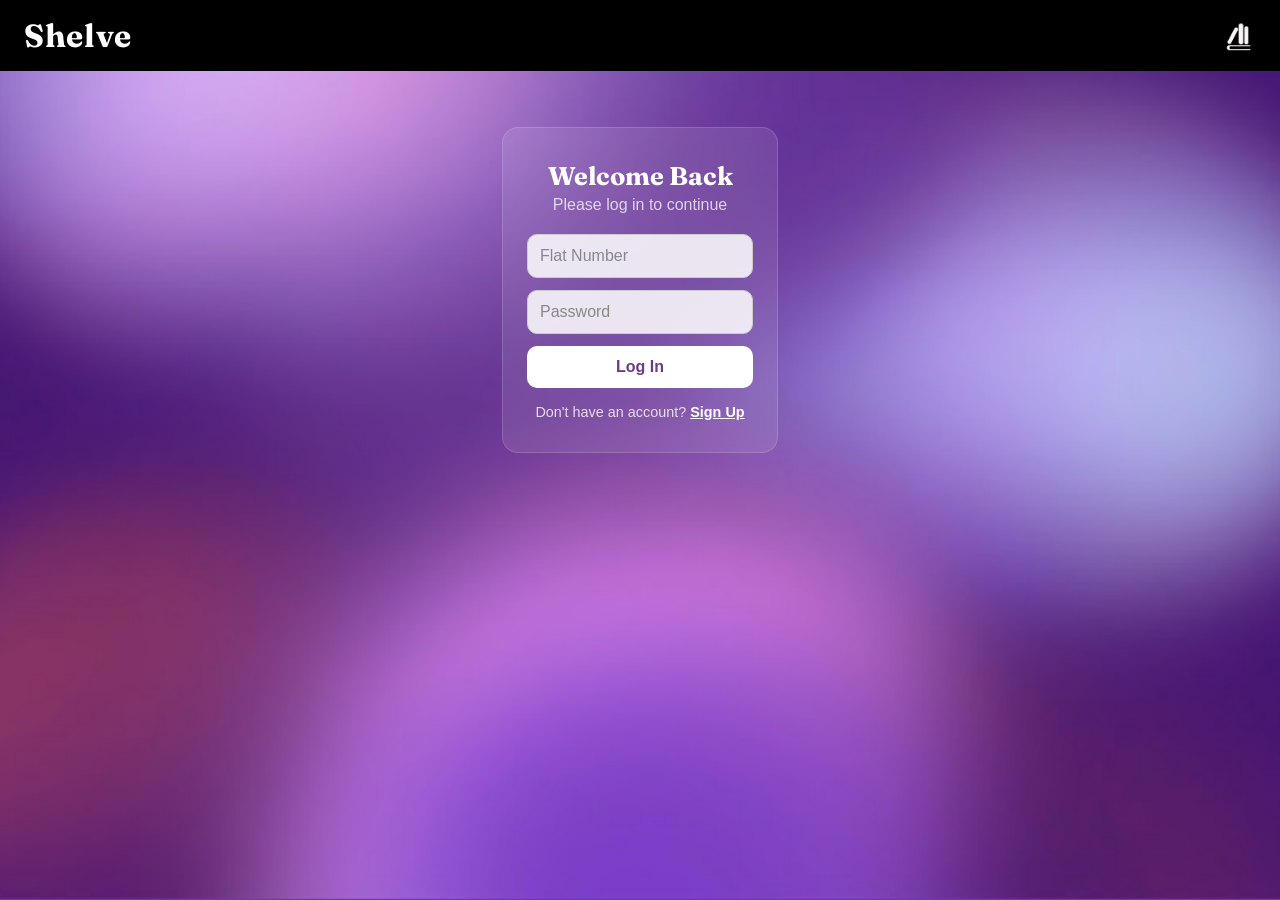
<file: index.html>
<!DOCTYPE html>
<html>
<head>
    <meta charset="UTF-8">
    <meta name="viewport" content="width=device-width, initial-scale=1.0">
    <title>Shelve</title>
    <link rel="preconnect" href="https://fonts.googleapis.com">
    <link rel="preconnect" href="https://fonts.gstatic.com" crossorigin>
    <link href="https://fonts.googleapis.com/css2?family=Fraunces:opsz,wght@9..144,400;9..144,600;9..144,700&family=Inter:wght@400;500;600;700&display=swap" rel="stylesheet">
    <link rel="stylesheet" href="style.css">

    <link rel="icon" type="image/png" sizes="32x32" href="logo.png">
    <link rel="apple-touch-icon" sizes="180x180" href="logo.png">

    <script>
        const user = JSON.parse(localStorage.getItem("user"));
        if (!user) window.location.href = "login.html";
    </script>
</head>

<body>
<header>
    <h2 class="logo">Shelve</h2>
    <img src="logo.png" alt="Shelve logo">
</header>

<main>
    <section class="hero">
        <div class="brand">
            <img src="name.png" alt="Shelve — from one bookshelf to another">
        </div>

        <div class="hero-buttons">
            <a href="search.html" class="btn primary">Browse Books</a>
            <a href="add.html" class="btn">Lend a Book</a>
        </div>
        <a href="why_shelve.html" style="color: #4d296e;">More About Shelve.</a>
    </section>
</main>

<footer>
    <nav>
        <a href="index.html" class="nav-active">Home</a>
        <a href="search.html" class="nav">Search</a>
        <a href="add.html" class="nav">Add</a>
        <a href="profile.html" class="nav">My Books</a>
    </nav>
</footer>

</body>
</html>
</file>
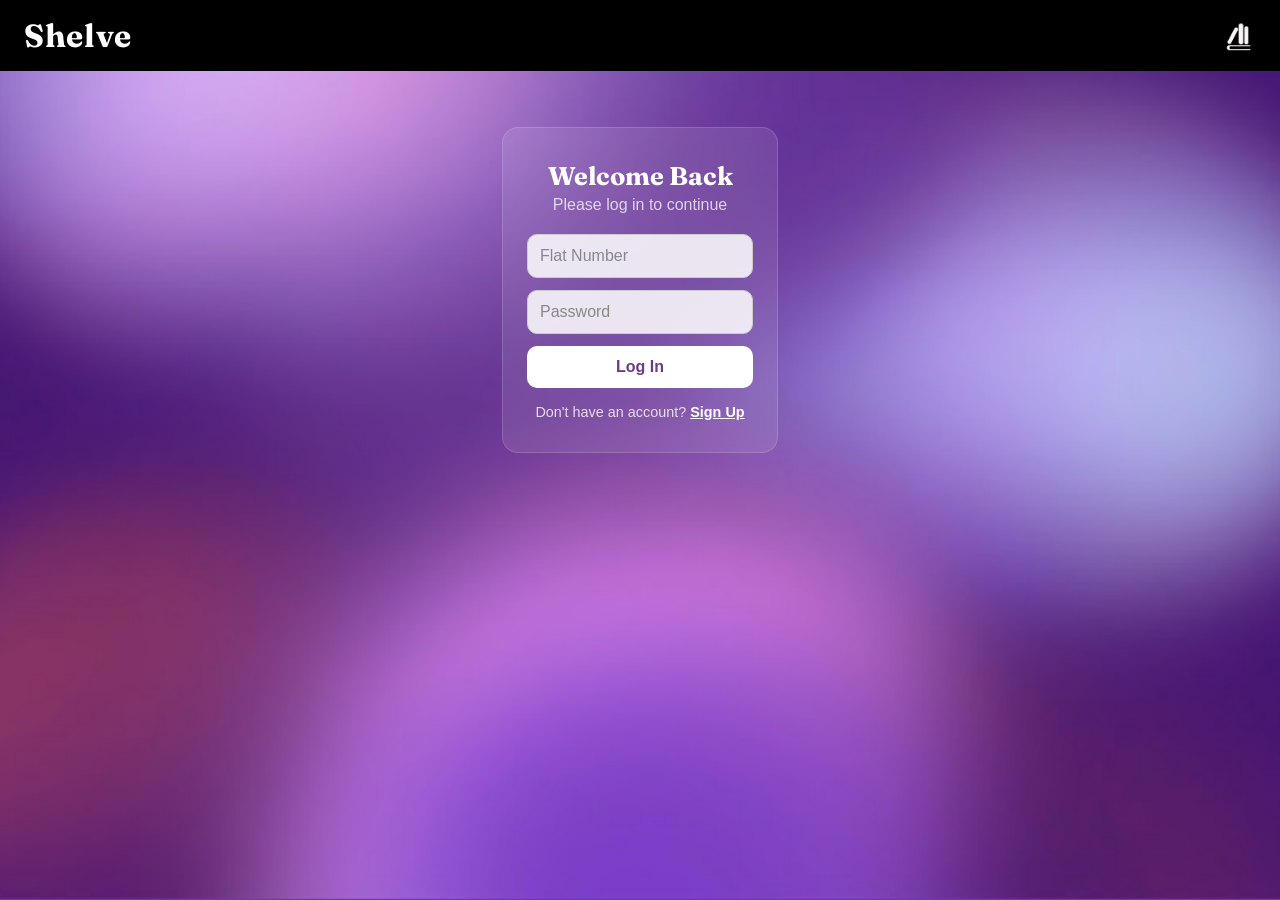
<file: add.html>
<!DOCTYPE html>
<html>
<head>
    <meta charset="UTF-8">
    <meta name="viewport" content="width=device-width, initial-scale=1.0">
    <title>Add a Book · Shelve</title>
    <link rel="preconnect" href="https://fonts.googleapis.com">
    <link rel="preconnect" href="https://fonts.gstatic.com" crossorigin>
    <link href="https://fonts.googleapis.com/css2?family=Fraunces:opsz,wght@9..144,400;9..144,600;9..144,700&family=Inter:wght@400;500;600;700&display=swap" rel="stylesheet">
    <link rel="stylesheet" href="style.css">

    <script>
        const user = JSON.parse(localStorage.getItem("user"));
        if (!user) window.location.href = "login.html";
    </script>
</head>

<body class="page">

<header>
    <h2 class="logo">Shelve</h2>
    <img src="logo.png" alt="Shelve logo">
</header>

<main>
    <section class="add_book">
        <h2>Add a Book to Our Collection</h2>
        <h4>Type the book title and click on 'Find Book' to autofill the rest of the information</h4>
        <br>

        <form id="book_form">

            <div>
                <label for="title">Book Title</label>

                <div class="book-search">
                    <input
                        type="text"
                        id="title"
                        placeholder="Enter the book's name"
                        required
                    >

                    <button type="button" id="find-book-btn">
                        Find Book
                    </button>
                </div>

                <div id="search-results"></div>
            </div>

            <div class="cover-preview">
                <img id="cover-preview" src="" alt="Book Cover">
            </div>

            <div>
                <label for="author">Book Author</label>
                <input
                    type="text"
                    id="author"
                    placeholder="Enter the book's author"
                    required
                >
            </div>

            <div>
                <label for="category">Category</label>
                <select id="category">
                    <option value="">Select Category</option>
                    <option value="Fiction">Fiction</option>
                    <option value="Fantasy">Fantasy</option>
                    <option value="Thriller">Thriller</option>
                    <option value="Mystery">Mystery</option>
                    <option value="Romance">Romance</option>
                    <option value="Sci-Fi">Sci-Fi</option>
                    <option value="Self-Help">Self-Help</option>
                    <option value="Biography">Biography</option>
                    <option value="Academic">Academic</option>
                </select>
            </div>

            <div>
                <label for="description">Description</label>
                <textarea
                    id="description"
                    rows="4"
                    placeholder="Optional notes about the book"
                ></textarea>
                <p id="book-description"></p>
            </div>

            <div>
                <label for="isbn">ISBN (on the back cover)</label>
                <input type="text" id="isbn" placeholder="ISBN">
            </div>

            <button type="submit">
                Add Book
            </button>
            <h4>This might take a minute.</h4>

        </form>
    </section>

</main>

<footer>
    <nav>
        <a href="index.html" class="nav">Home</a>
        <a href="search.html" class="nav">Search</a>
        <a href="add.html" class="nav-active">Add</a>
        <a href="profile.html" class="nav">Profile</a>
    </nav>
</footer>

<script src="add.js"></script>
</body>
</html>
</file>
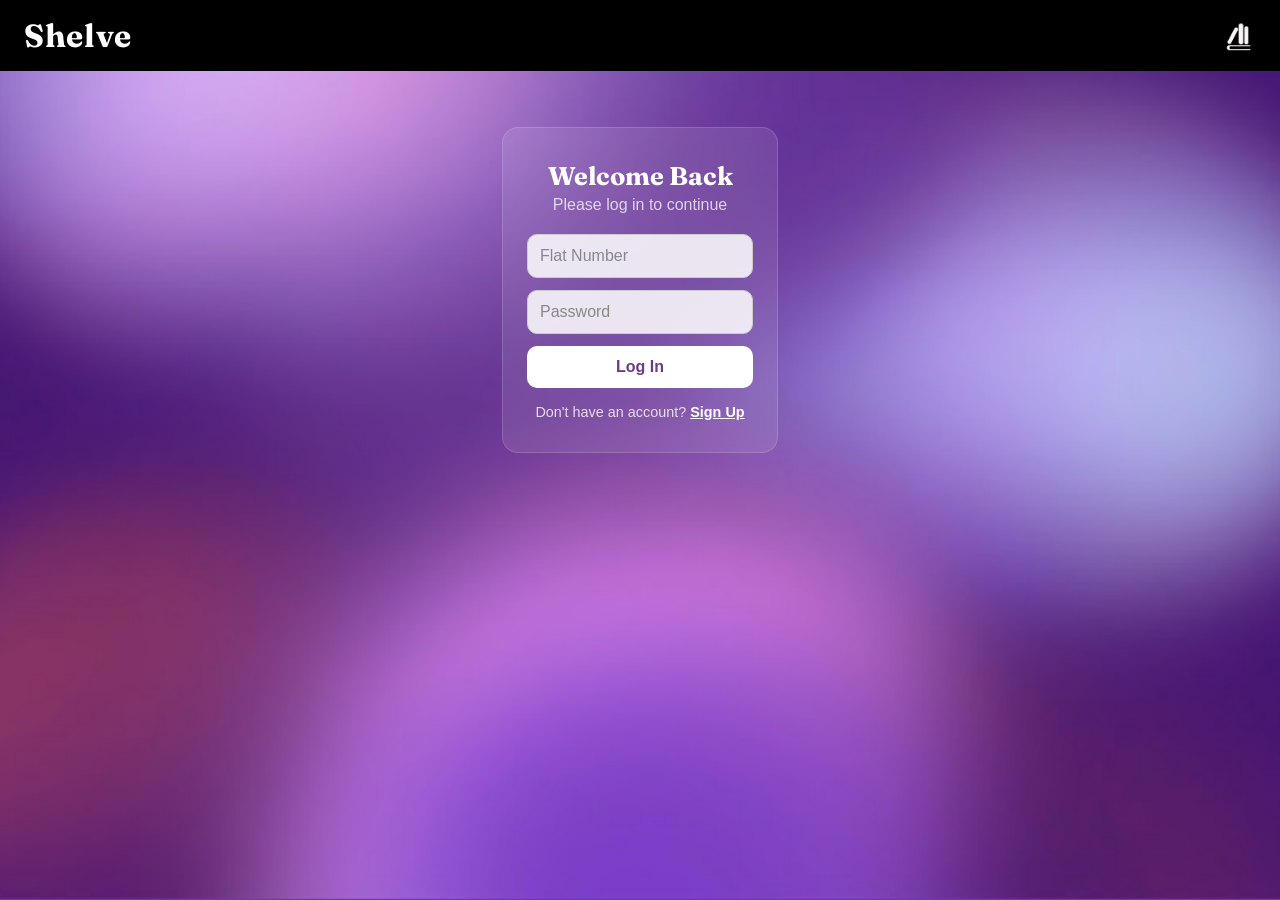
<file: login.html>
<!DOCTYPE html>
<html>
<head>
    <meta charset="UTF-8">
    <meta name="viewport" content="width=device-width, initial-scale=1.0">
    <title>Log In · Shelve</title>
    <link rel="preconnect" href="https://fonts.googleapis.com">
    <link rel="preconnect" href="https://fonts.gstatic.com" crossorigin>
    <link href="https://fonts.googleapis.com/css2?family=Fraunces:opsz,wght@9..144,400;9..144,600;9..144,700&family=Inter:wght@400;500;600;700&display=swap" rel="stylesheet">
    <link rel="stylesheet" href="style.css">

    <link rel="icon" type="image/png" sizes="32x32" href="logo.png">
    <link rel="apple-touch-icon" sizes="180x180" href="logo.png">
</head>

<body class="page">

<header>
    <h2 class="logo">Shelve</h2>
    <img src="logo.png" alt="Shelve logo">
</header>

<main>
    <section class="login-container">

        <h2>Welcome Back</h2>
        <h3>Please log in to continue</h3>

        <form id="login-form">

            <input type="text" id="flat_no" placeholder="Flat Number" required>
            <input type="password" id="password" placeholder="Password" required>

            <button type="submit">
                Log In
            </button>

        </form>

        <p>
            Don't have an account?
            <a href="signup.html">Sign Up</a>
        </p>
    </section>
</main>

<script src="login.js"></script>
</body>
</html>
</file>
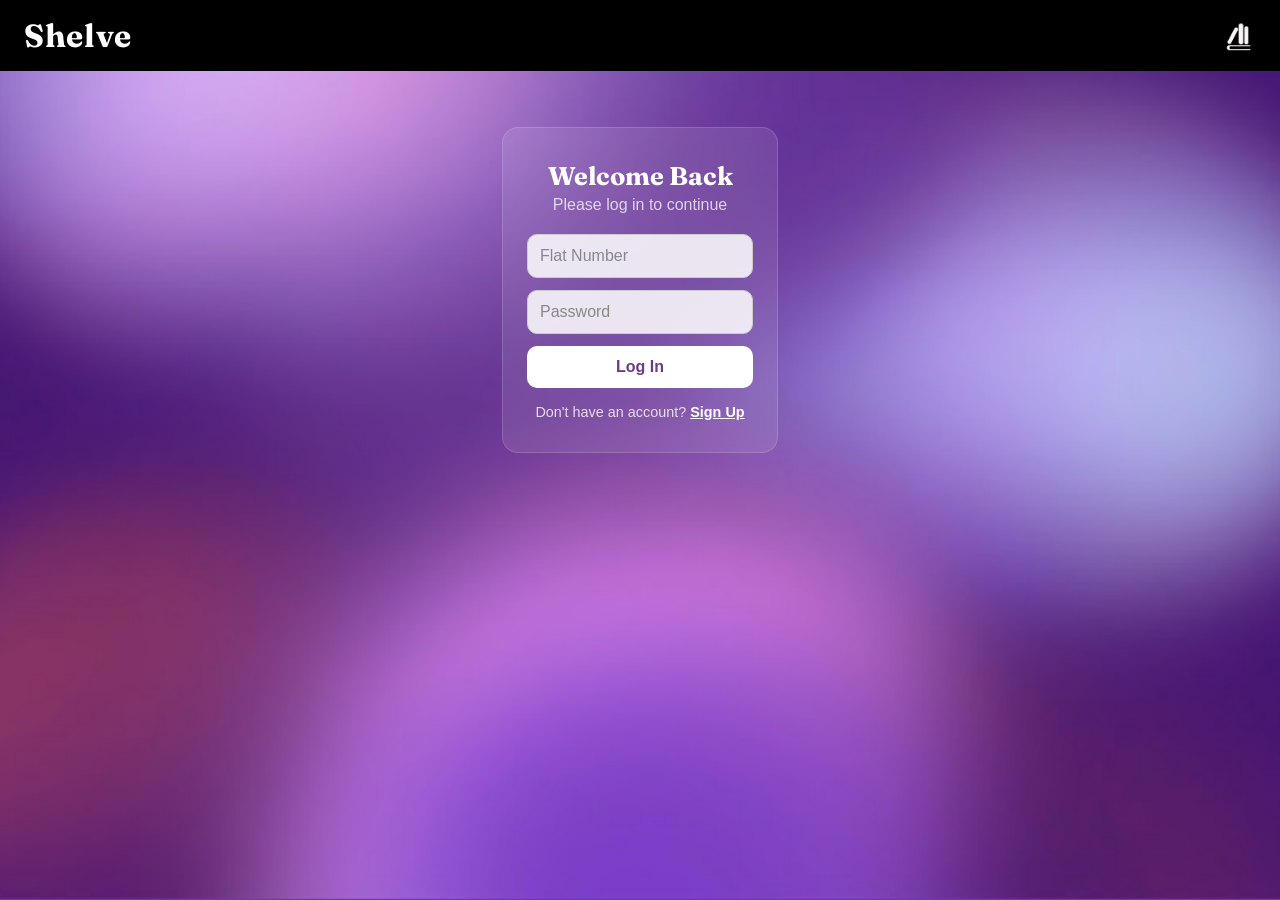
<file: profile.html>
<!DOCTYPE html>
<html>
<head>
    <meta charset="UTF-8">
    <meta name="viewport" content="width=device-width, initial-scale=1.0">
    <title>My Books · Shelve</title>
    <link rel="preconnect" href="https://fonts.googleapis.com">
    <link rel="preconnect" href="https://fonts.gstatic.com" crossorigin>
    <link href="https://fonts.googleapis.com/css2?family=Fraunces:opsz,wght@9..144,400;9..144,600;9..144,700&family=Inter:wght@400;500;600;700&display=swap" rel="stylesheet">
    <link rel="stylesheet" href="style.css">

    <link rel="icon" type="image/png" sizes="32x32" href="logo.png">
    <link rel="apple-touch-icon" sizes="180x180" href="logo.png">
</head>

<body class="page">
<header>
    <h2 class="logo">Shelve</h2>
    <img src="logo.png" alt="Shelve logo">
</header>

<main>
    <section class="user">
        <h3 id="user_name"></h3>
    </section>

    <section class="stats">
        <div class="stat-card">
            <h3 id="lent-count">0</h3>
            <p>Books Lent</p>
        </div>

        <div class="stat-card">
            <h3 id="borrowed-count">0</h3>
            <p>Books Borrowed</p>
        </div>
    </section>

    <section class="borrowed-books">
        <h2>Currently Borrowed</h2>
        <div id="borrowed-books-container"></div>
    </section>

    <section class="my-books">
        <h2>My Books</h2>
        <div id="my-books-container"></div>
    </section>

    <section class="lent-books">
        <h2>Books Lent Out</h2>
        <div id="lent-books-container"></div>
    </section>

    <button class="log-out">
        <h3>Log Out</h3>
    </button>

</main>

<footer>
    <nav>
        <a href="index.html" class="nav">Home</a>
        <a href="search.html" class="nav">Search</a>
        <a href="add.html" class="nav">Add</a>
        <a href="profile.html" class="nav-active">My Books</a>
    </nav>
</footer>

<script src="profile.js"></script>
</body>
</html>
</file>
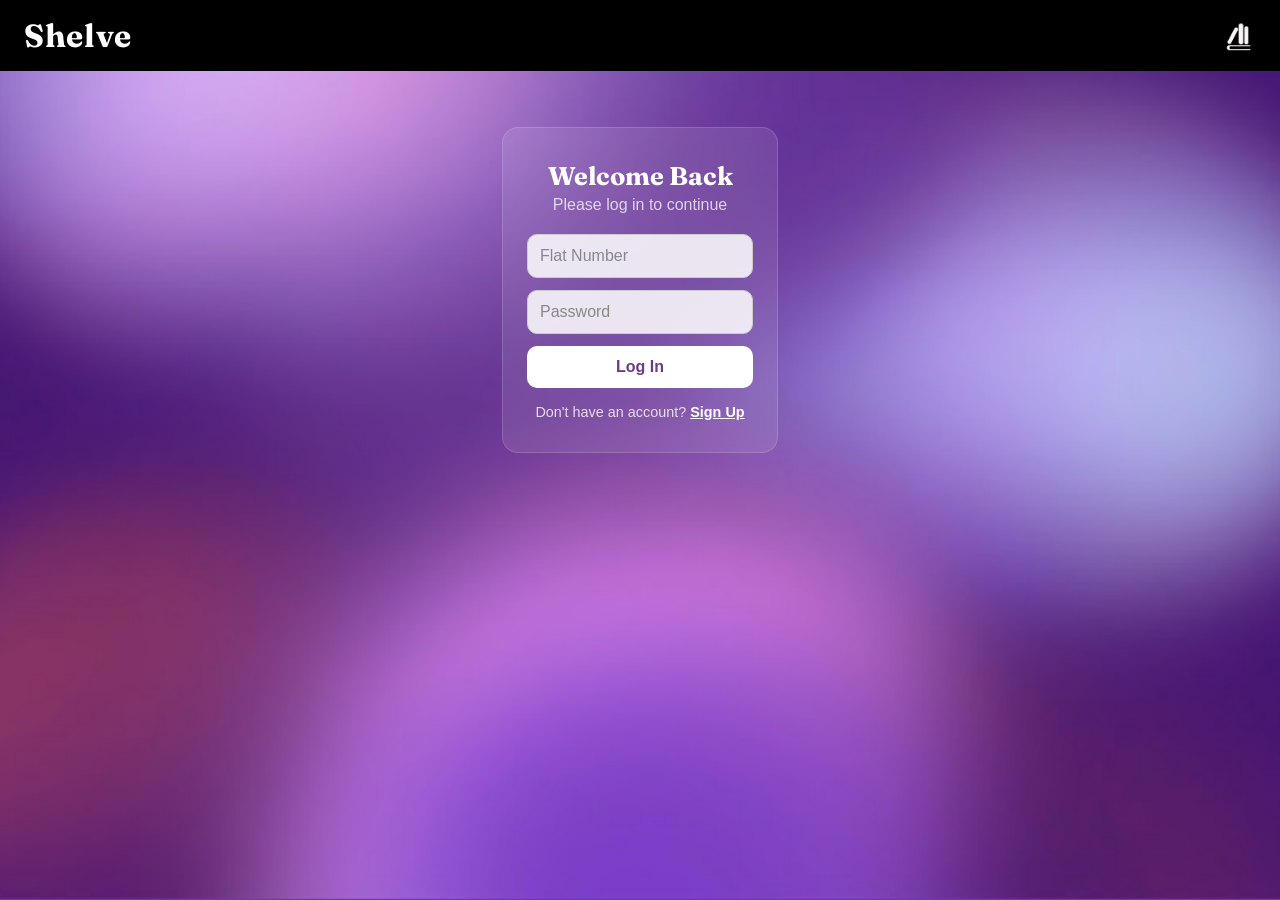
<file: search.html>
<!DOCTYPE html>
<html>
<head>
    <meta charset="UTF-8">
    <meta name="viewport" content="width=device-width, initial-scale=1.0">
    <title>Search · Shelve</title>
    <link rel="preconnect" href="https://fonts.googleapis.com">
    <link rel="preconnect" href="https://fonts.gstatic.com" crossorigin>
    <link href="https://fonts.googleapis.com/css2?family=Fraunces:opsz,wght@9..144,400;9..144,600;9..144,700&family=Inter:wght@400;500;600;700&display=swap" rel="stylesheet">
    <link rel="stylesheet" href="style.css">

    <link rel="icon" type="image/png" sizes="32x32" href="logo.png">
    <link rel="apple-touch-icon" sizes="180x180" href="logo.png">

    <script>
        const user = JSON.parse(localStorage.getItem("user"));
        if (!user) window.location.href = "login.html";
    </script>

    <style>
        /* Chat buddy widget — scoped styles so it doesn't depend on style.css */
        #chat-toggle {
            position: fixed;
            bottom: 90px;
            right: 20px;
            width: 56px;
            height: 56px;
            border-radius: 50%;
            border: none;
            background: #2f2a25;
            color: #fff;
            font-size: 24px;
            cursor: pointer;
            box-shadow: 0 4px 14px rgba(0,0,0,0.25);
            z-index: 1000;
        }

        #chat-panel {
            position: fixed;
            bottom: 156px;
            right: 20px;
            width: 320px;
            max-width: calc(100vw - 40px);
            height: 420px;
            max-height: calc(100vh - 220px);
            background: #fff;
            border-radius: 14px;
            box-shadow: 0 8px 28px rgba(0,0,0,0.3);
            display: flex;
            flex-direction: column;
            overflow: hidden;
            z-index: 1000;
        }

        #chat-panel.hidden { display: none; }

        #chat-header {
            background: #2f2a25;
            color: #fff;
            padding: 12px 14px;
            display: flex;
            justify-content: space-between;
            align-items: center;
            font-family: 'Fraunces', serif;
        }

        #chat-close {
            background: none;
            border: none;
            color: #fff;
            font-size: 16px;
            cursor: pointer;
        }

        #chat-messages {
            flex: 1;
            overflow-y: auto;
            padding: 12px;
            display: flex;
            flex-direction: column;
            gap: 8px;
            background: #f7f4ef;
        }

        .chat-msg {
            max-width: 85%;
            padding: 8px 12px;
            border-radius: 12px;
            font-size: 14px;
            line-height: 1.4;
            white-space: pre-wrap;
        }

        .chat-bot, .chat-bot-loading {
            background: #fff;
            border: 1px solid #e3ddd2;
            align-self: flex-start;
            color: #2f2a25;
        }

        .chat-bot-loading { opacity: 0.6; font-style: italic; }

        .chat-user {
            background: #2f2a25;
            color: #fff;
            align-self: flex-end;
        }

        #chat-input-row {
            display: flex;
            border-top: 1px solid #e3ddd2;
        }

        #chat-input {
            flex: 1;
            border: none;
            padding: 10px 12px;
            font-size: 14px;
            outline: none;
        }

        #chat-send {
            border: none;
            background: #2f2a25;
            color: #fff;
            padding: 0 16px;
            cursor: pointer;
        }

        #chat-toggle img {
            width: 100%;
            height: 100%;
            object-fit: cover;
            border-radius: 50%;
        }
    </style>
</head>

<body class="page">

<header>
    <h2 class="logo">Shelve</h2>
    <img src="logo.png" alt="Shelve logo">
</header>

<main>
    <section class="search-section">
        <input type="text" id="search-input" placeholder="Search books, authors...">
        <button id="search-btn">Search</button>
    </section>

    <section class="filters">
        <select id="availability-filter">
            <option value="all">All Books</option>
            <option value="available">Available</option>
            <option value="borrowed">Borrowed</option>
        </select>

        <select id="category">
            <option value="">All Categories</option>
            <option value="Thriller">Thriller</option>
            <option value="Mystery">Mystery</option>
            <option value="Fantasy">Fantasy</option>
            <option value="Sci-Fi">Sci-Fi</option>
            <option value="Romance">Romance</option>
            <option value="Self-Help">Self-Help</option>
            <option value="Biography">Biography</option>
            <option value="Academic">Academic</option>
        </select>
    </section>

    <section class="search-results">
        <h2>Books</h2>

        <div id="books-container">
        </div>
    </section>

</main>

<!-- Shelve Buddy chat widget -->
<button id="chat-toggle" title="Ask Shelvy"><img src="shelvy.png" alt="💬"></button>
<div id="chat-panel" class="hidden">
    <div id="chat-header">
        <span>Shelve Buddy</span>
        <button id="chat-close">✕</button>
    </div>
    <div id="chat-messages"></div>
    <div id="chat-input-row">
        <input id="chat-input" placeholder="What are you looking for?">
        <button id="chat-send">Send</button>
    </div>
</div>

<footer>
    <nav>
        <a href="index.html" class="nav">Home</a>
        <a href="search.html" class="nav-active">Search</a>
        <a href="add.html" class="nav">Add</a>
        <a href="profile.html" class="nav">My Books</a>
    </nav>
</footer>

<script src="search.js"></script>
</body>
</html>
</file>
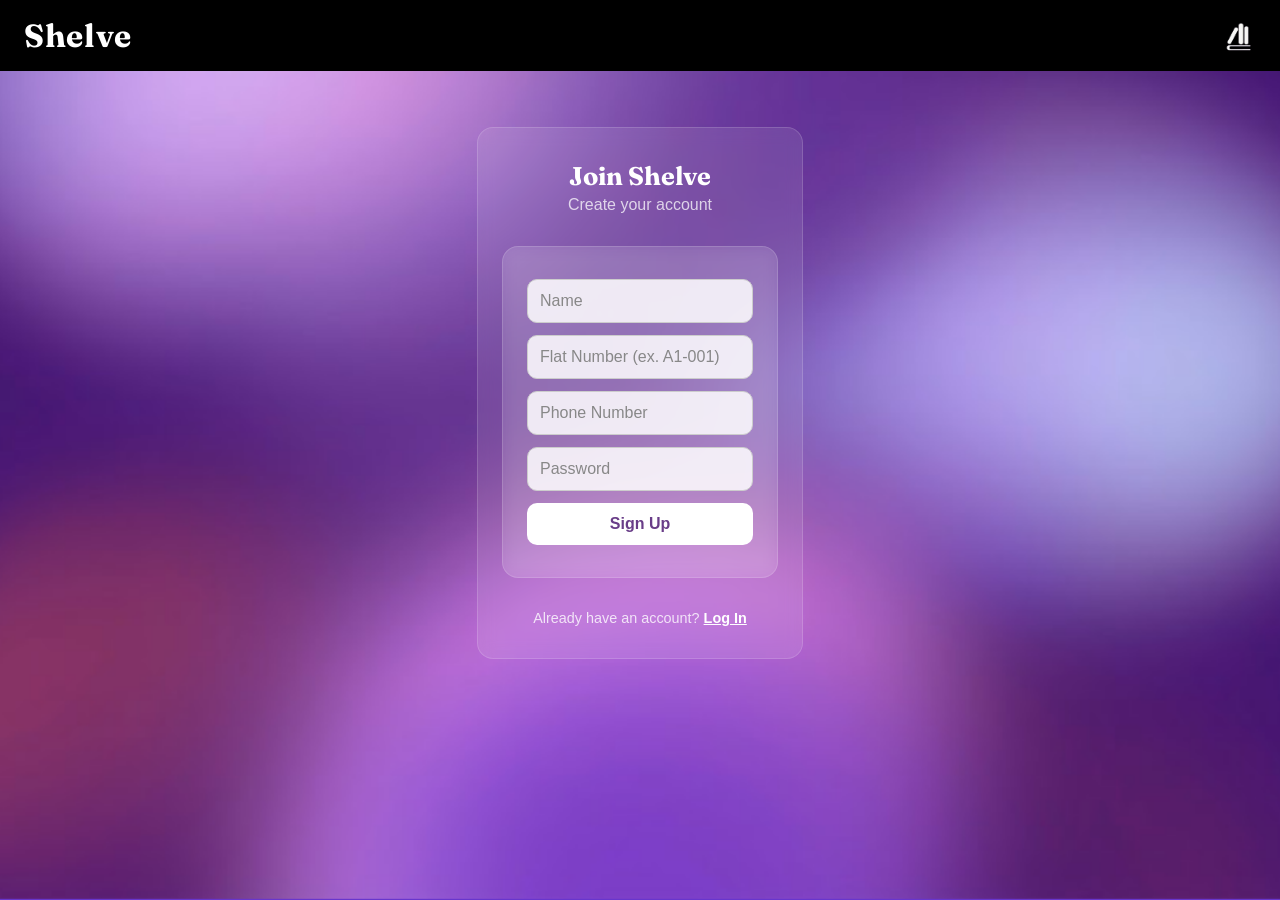
<file: signup.html>
<!DOCTYPE html>
<html>
<head>
    <meta charset="UTF-8">
    <meta name="viewport" content="width=device-width, initial-scale=1.0">
    <title>Sign Up · Shelve</title>
    <link rel="preconnect" href="https://fonts.googleapis.com">
    <link rel="preconnect" href="https://fonts.gstatic.com" crossorigin>
    <link href="https://fonts.googleapis.com/css2?family=Fraunces:opsz,wght@9..144,400;9..144,600;9..144,700&family=Inter:wght@400;500;600;700&display=swap" rel="stylesheet">
    <link rel="stylesheet" href="style.css">

    <link rel="icon" type="image/png" sizes="32x32" href="logo.png">
    <link rel="apple-touch-icon" sizes="180x180" href="logo.png">
</head>

<body class="page">

<header>
    <h2 class="logo">Shelve</h2>
    <img src="logo.png" alt="Shelve logo">
</header>

<main>
    <section class="login-container">

        <h2>Join Shelve</h2>
        <h3>Create your account</h3>

        <form id="signup-form">

            <input type="text" id="username" placeholder="Name" required>
            <input type="text" id="flat_no" placeholder="Flat Number (ex. A1-001)" required autocomplete="username">
            <input type="tel" id="phone_no" placeholder="Phone Number" required>
            <input type="password" id="password" placeholder="Password" required autocomplete="current-password">

            <button type="submit">
                Sign Up
            </button>

        </form>

        <p>
            Already have an account?
            <a href="login.html">Log In</a>
        </p>
    </section>
</main>

<script src="signup.js"></script>
</body>
</html>
</file>
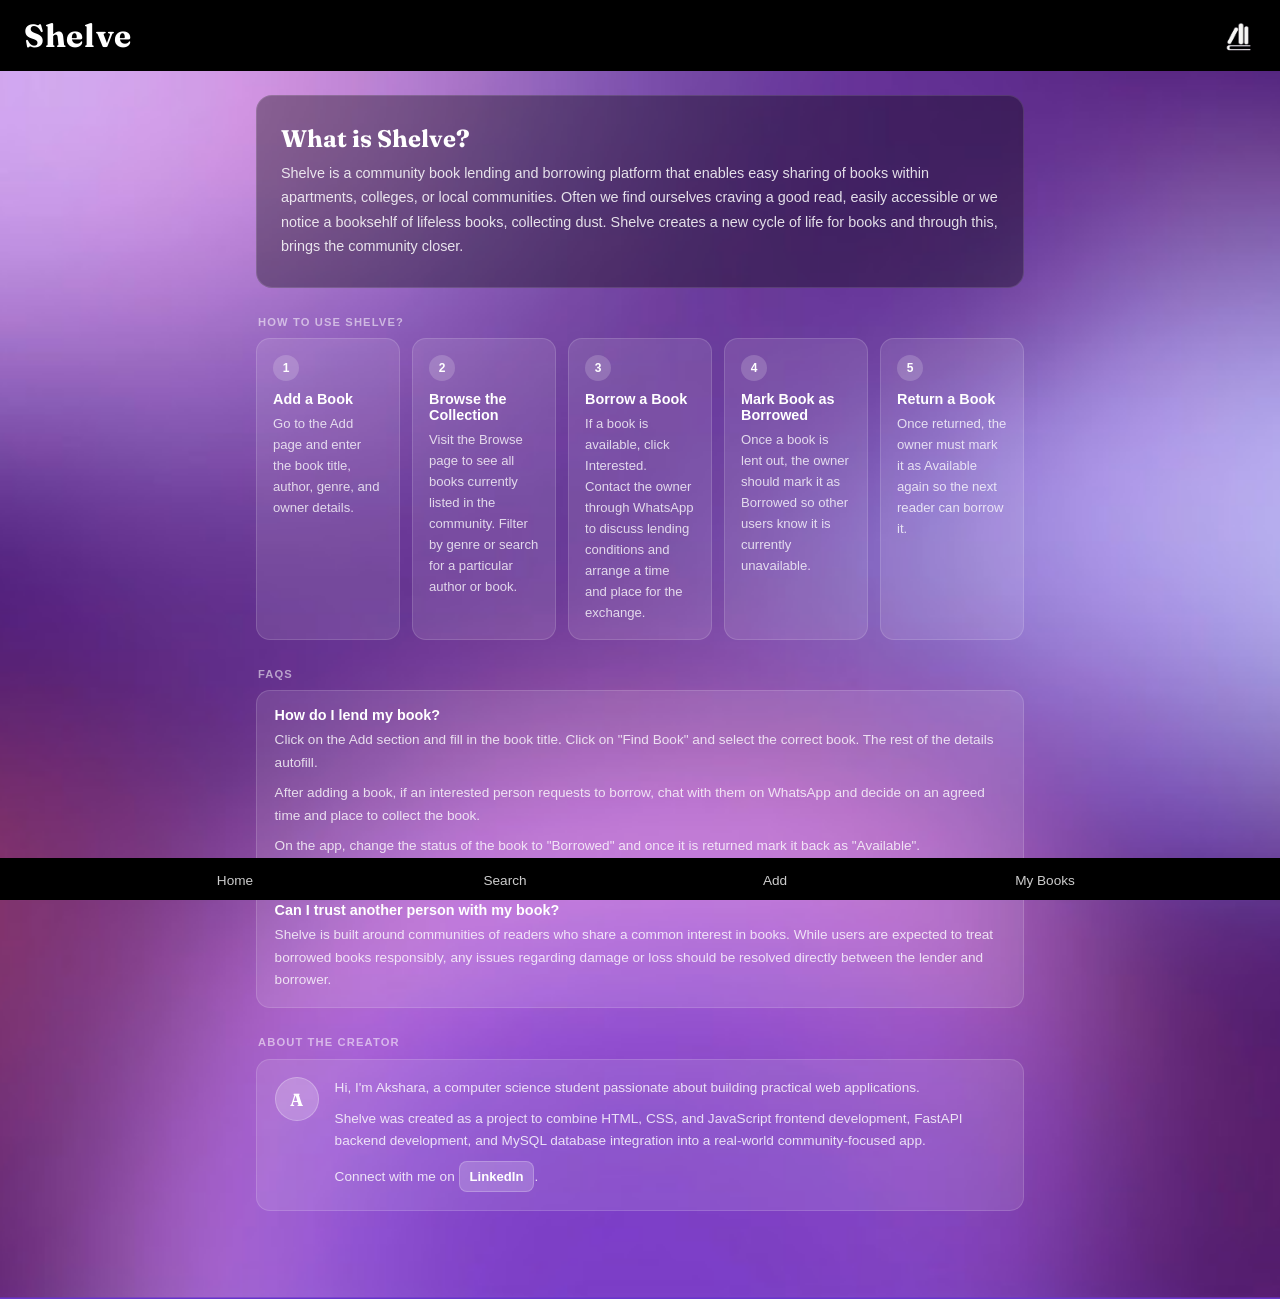
<file: why_shelve.html>
<!DOCTYPE html>
<html>
<head>
    <meta charset="UTF-8">
    <meta name="viewport" content="width=device-width, initial-scale=1.0">
    <title>About · Shelve</title>
    <link rel="preconnect" href="https://fonts.googleapis.com">
    <link rel="preconnect" href="https://fonts.gstatic.com" crossorigin>
    <link href="https://fonts.googleapis.com/css2?family=Fraunces:opsz,wght@9..144,400;9..144,600;9..144,700&family=Inter:wght@400;500;600;700&display=swap" rel="stylesheet">
    <link rel="stylesheet" href="style.css">

    <link rel="icon" type="image/png" sizes="32x32" href="logo.png">
    <link rel="apple-touch-icon" sizes="180x180" href="logo.png">
    
    <style>
        /* ===== About page overrides ===== */
        .about-container {
            display: flex;
            flex-direction: column;
            flex: 1;
            width: 100%;
            max-width: 800px;
            margin: 0 auto;
            padding: 1.5rem 1rem calc(2rem + 56px);
            gap: 0;
        }

        /* Hero block */
        .about-hero {
            background: rgba(0, 0, 0, 0.35);
            border: 1px solid rgba(255, 255, 255, 0.12);
            border-radius: 16px;
            padding: 1.75rem 1.5rem;
            margin-bottom: 1.75rem;
            display: flex;
            align-items: flex-start;
            gap: 1rem;
        }

        .about-hero-icon {
            font-size: 2.25rem;
            line-height: 1;
            flex-shrink: 0;
            margin-top: 2px;
        }

        .about-hero h1 {
            font-family: var(--font-display);
            font-size: 1.5rem;
            font-weight: 700;
            margin: 0 0 0.5rem;
            color: #fff;
        }

        .about-hero p {
            font-size: 0.9rem;
            line-height: 1.7;
            color: rgba(255, 255, 255, 0.85);
            margin: 0;
        }

        /* Section label (eyebrow) */
        .section-label {
            font-size: 0.7rem;
            font-weight: 700;
            text-transform: uppercase;
            letter-spacing: 0.1em;
            color: rgba(255, 255, 255, 0.55);
            margin: 0 0 0.65rem;
            padding-left: 2px;
        }

        /* How-to steps grid */
        .steps-grid {
            display: grid;
            grid-template-columns: repeat(auto-fill, minmax(140px, 1fr));
            gap: 0.75rem;
            margin-bottom: 1.75rem;
        }

        .step-card {
            background: rgba(255, 255, 255, 0.1);
            border: 1px solid rgba(255, 255, 255, 0.14);
            border-radius: 14px;
            padding: 1rem;
        }

        .step-num {
            width: 26px;
            height: 26px;
            border-radius: 50%;
            background: rgba(255, 255, 255, 0.18);
            color: #fff;
            font-size: 0.75rem;
            font-weight: 700;
            display: flex;
            align-items: center;
            justify-content: center;
            margin-bottom: 0.6rem;
        }

        .step-card h3 {
            font-size: 0.9rem;
            font-weight: 700;
            color: #fff;
            margin: 0 0 0.35rem;
        }

        .step-card p {
            font-size: 0.82rem;
            color: rgba(255, 255, 255, 0.78);
            margin: 0;
            line-height: 1.6;
        }

        /* FAQ cards */
        .faq-list {
            display: flex;
            flex-direction: column;
            gap: 0.65rem;
            margin-bottom: 1.75rem;
        }

        .faq-card {
            background: rgba(255, 255, 255, 0.1);
            border: 1px solid rgba(255, 255, 255, 0.14);
            border-radius: 14px;
            padding: 1rem 1.1rem;
        }

        .faq-card h3 {
            font-size: 0.9rem;
            font-weight: 700;
            color: #fff;
            margin: 0 0 0.4rem;
        }

        .faq-card p {
            font-size: 0.85rem;
            color: rgba(255, 255, 255, 0.8);
            margin: 0;
            line-height: 1.65;
        }

        .faq-card p + p {
            margin-top: 0.5rem;
        }

        /* Creator card */
        .creator-card {
            background: rgba(255, 255, 255, 0.1);
            border: 1px solid rgba(255, 255, 255, 0.14);
            border-radius: 14px;
            padding: 1.1rem;
            display: flex;
            gap: 1rem;
            align-items: flex-start;
        }

        .creator-avatar {
            width: 44px;
            height: 44px;
            border-radius: 50%;
            background: rgba(255, 255, 255, 0.2);
            border: 1px solid rgba(255, 255, 255, 0.25);
            color: #fff;
            font-size: 1.1rem;
            font-weight: 700;
            display: flex;
            align-items: center;
            justify-content: center;
            flex-shrink: 0;
            font-family: var(--font-display);
        }

        .creator-body p {
            font-size: 0.85rem;
            color: rgba(255, 255, 255, 0.82);
            margin: 0 0 0.5rem;
            line-height: 1.65;
        }

        .creator-body p:last-child {
            margin-bottom: 0;
        }

        .creator-link {
            display: inline-flex;
            align-items: center;
            gap: 5px;
            font-size: 0.82rem;
            font-weight: 600;
            color: #fff;
            text-decoration: none;
            background: rgba(255, 255, 255, 0.18);
            border: 1px solid rgba(255, 255, 255, 0.22);
            border-radius: 8px;
            padding: 4px 10px;
            transition: background 0.2s;
        }

        .creator-link:hover {
            background: rgba(255, 255, 255, 0.28);
        }

        /* Mobile */
        @media (max-width: 480px) {
            .steps-grid {
                grid-template-columns: repeat(2, 1fr);
            }
            .about-hero {
                flex-direction: column;
                gap: 0.75rem;
            }
        }
    </style>
</head>

<body class="page">
<header>
    <h2 class="logo">Shelve</h2>
    <img src="logo.png" alt="Shelve logo">
</header>

<main class="about-container">

    <!-- What is Shelve -->
    <div class="about-hero">
        <div>
            <h1>What is Shelve?</h1>
            <p>
                Shelve is a community book lending and borrowing platform that
                enables easy sharing of books within apartments, colleges, or
                local communities. Often we find ourselves craving a good read, 
                easily accessible or we notice a booksehlf of lifeless books, 
                collecting dust. Shelve creates a new cycle of life for books
                and through this, brings the community closer.
            </p>
        </div>
    </div>

    <!-- How to Use -->
    <p class="section-label">How to Use Shelve?</p>
    <div class="steps-grid">
        <div class="step-card">
            <div class="step-num">1</div>
            <h3>Add a Book</h3>
            <p>Go to the Add page and enter the book title, author, genre, and owner details.</p>
        </div>
        <div class="step-card">
            <div class="step-num">2</div>
            <h3>Browse the Collection</h3>
            <p>Visit the Browse page to see all books currently listed in the community. Filter by genre or search for a particular author or book.</p>
        </div>
        <div class="step-card">
            <div class="step-num">3</div>
            <h3>Borrow a Book</h3>
            <p>If a book is available, click Interested. Contact the owner through WhatsApp to discuss lending conditions and arrange a time and place for the exchange.</p>
        </div>
        <div class="step-card">
            <div class="step-num">4</div>
            <h3>Mark Book as Borrowed</h3>
            <p>Once a book is lent out, the owner should mark it as Borrowed so other users know it is currently unavailable.</p>
        </div>
        <div class="step-card">
            <div class="step-num">5</div>
            <h3>Return a Book</h3>
            <p>Once returned, the owner must mark it as Available again so the next reader can borrow it.</p>
        </div>
    </div>

    <!-- FAQs -->
    <p class="section-label">FAQs</p>
    <div class="faq-list">
        <div class="faq-card">
            <h3>How do I lend my book?</h3>
            <p>Click on the Add section and fill in the book title. Click on "Find Book" and select the correct book. The rest of the details autofill.</p>
            <p>After adding a book, if an interested person requests to borrow, chat with them on WhatsApp and decide on an agreed time and place to collect the book.</p>
            <p>On the app, change the status of the book to "Borrowed" and once it is returned mark it back as "Available".</p>
        </div>
        <div class="faq-card">
            <h3>Can I trust another person with my book?</h3>
            <p>Shelve is built around communities of readers who share a common interest in books. While users are expected to treat borrowed books responsibly, any issues regarding damage or loss should be resolved directly between the lender and borrower.</p>
        </div>
    </div>

    <!-- About the Creator -->
    <p class="section-label">About the Creator</p>
    <div class="creator-card">
        <div class="creator-avatar">A</div>
        <div class="creator-body">
            <p>Hi, I'm Akshara, a computer science student passionate about building practical web applications.</p>
            <p>Shelve was created as a project to combine HTML, CSS, and JavaScript frontend development, FastAPI backend development, and MySQL database integration into a real-world community-focused app.</p>
            <p>Connect with me on <a class="creator-link" href="https://www.linkedin.com/in/sai-akshara-bysani-13855b377/" target="_blank">LinkedIn</a>.</p>
        </div>
    </div>

</main>

<footer>
    <nav>
        <a href="index.html" class="nav">Home</a>
        <a href="search.html" class="nav">Search</a>
        <a href="add.html" class="nav">Add</a>
        <a href="profile.html" class="nav">My Books</a>
    </nav>
</footer>

</body>
</html>
</file>
<file: style.css>
/* ===== Shelve Theme ===== */

:root {
    --font-display: "Fraunces", Georgia, serif;
    --font-body: -apple-system, "Segoe UI", Roboto, Arial, sans-serif;
    --accent: #693d88;
    --page-bg: #653790;
}

* {
    margin: 0;
    padding: 0;
    box-sizing: border-box;
    font-family: var(--font-body);
}

html, body {
    min-height: 100%;
}

body {
    display: flex;
    flex-direction: column;
    min-height: 100vh;
    background-color: var(--accent);
    background-image: url("home-bg1.png");
    background-size: cover;
    background-position: center;
    background-repeat: no-repeat;
    color: #fff;
}

/* Solid background for all pages other than the home hero */
body.page {
    background-image: url("home-bg.png");
    background-size: cover;
    background-position: center;
    background-repeat: no-repeat;
    background-color: var(--page-bg);
}

/* ===== Header / Footer bars ===== */
header, footer {
    background-color: #000;
    color: #fff;
    width: 100%;
}

header {
    display: flex;
    align-items: center;
    justify-content: space-between;
    padding: 1rem 1.5rem;
    position: sticky;
    top: 0;
    z-index: 100;
}

header .logo {
    font-family: var(--font-display);
    font-size: 2rem;
    font-weight: 700;
    letter-spacing: 0.02em;
    margin: 0;
}

header img {
    height: 34px;
    width: 34px;
    object-fit: contain;
    border-radius: 6px;
}

footer {
    position: fixed;
    bottom: 0;
    left: 0;
    right: 0;
    z-index: 100;
}

footer nav {
    display: flex;
    justify-content: space-around;
    align-items: stretch;
    max-width: 1080px;
    margin: 0 auto;
}

footer nav a.nav,
footer nav a.nav-active {
    flex: 1;
    text-align: center;
    padding: 0.75rem 0;
    text-decoration: none;
    color: #ccc;
    font-size: 0.85rem;
    font-weight: 500;
    border-top: 3px solid transparent;
    transition: color 0.2s, border-top-color 0.2s;
}

footer nav a.nav-active {
    color: #fff;
    border-top-color: #fff;
}

footer nav a.nav:hover {
    color: #fff;
}

/* ===== Main content ===== */
main {
    flex: 1;
    width: 100%;
    max-width: 800px;
    margin: 0 auto;
    padding: 1.5rem 1rem calc(2rem + 56px);
    display: flex;
    flex-direction: column;
}

/* ===== Tagline / Hero ===== */
.hero {
    flex: 1;
    display: flex;
    flex-direction: column;
    align-items: center;
    justify-content: center;
    text-align: center;
    gap: 1.5rem;
    padding: 2rem 0;
    width: 100vw;
    margin-left: calc(50% - 50vw);
}

.hero .brand {
    display: flex;
    align-items: center;
    justify-content: center;
    gap: 1rem;
}

.hero .brand img {
    width: min(60vw, 520px);
    height: auto;
    mix-blend-mode: screen;
}

.hero-buttons {
    display: flex;
    gap: 0.75rem;
    justify-content: center;
    flex-wrap: wrap;
}

.btn {
    display: inline-block;
    padding: 0.7rem 1.5rem;
    border-radius: 999px;
    text-decoration: none;
    font-weight: 600;
    color: #fff;
    background-color: rgba(255, 255, 255, 0.12);
    border: 1px solid rgba(255, 255, 255, 0.3);
    transition: background-color 0.2s, transform 0.1s;
}

.btn:hover {
    background-color: rgba(255, 255, 255, 0.22);
    transform: translateY(-1px);
}

.btn.primary {
    background-color: #fff;
    color: var(--accent);
    border: none;
}

.btn.primary:hover {
    background-color: #f0e6f8;
}

/* ===== Card grid (book display) ===== */
.display,
.search-results,
.borrowed-books,
.my-books,
.lent-books {
    display: flex;
    flex-direction: column;
    gap: 1rem;
}

#books-container,
#my-books-container,
#lent-books-container,
#borrowed-books-container {
    display: grid;
    grid-template-columns: repeat(auto-fill, minmax(140px, 1fr));
    gap: 1rem;
}

.book-card {
    background-color: rgba(255, 255, 255, 0.85);
    border: 1px solid #e0e0e0;
    border-radius: 14px;
    padding: 1rem;
    display: flex;
    flex-direction: column;
    gap: 0.5rem;
    text-align: center;
    color: #333333;
    box-shadow: 0 4px 6px rgba(0, 0, 0, 0.05);
}

/* Full cover always visible, never cropped */
.book-card img,
.book-cover {
    width: 100%;
    height: 180px;
    object-fit: contain;
    border-radius: 8px;
    background-color: #f5f5f5;
}

/* Placeholder shown when no cover image is available */
.book-cover-placeholder {
    width: 100%;
    height: 180px;
    border-radius: 8px;
    background: linear-gradient(135deg, #4a1d6b 0%, #9b59b6 100%);
    display: flex;
    align-items: center;
    justify-content: center;
    font-size: 2.5rem;
}

.book-card h3,
.book-card h4 {
    font-size: 1rem;
    margin: 0;
    color: #000000;
}

.book-card p {
    font-size: 0.85rem;
    color: #666666;
    margin: 0;
}

.book-card button {
    margin-top: 0.25rem;
    padding: 0.5rem;
    border: 1px solid var(--accent);
    border-radius: 8px;
    background-color: var(--accent);
    color: #ffffff;
    font-weight: 600;
    cursor: pointer;
    transition: background-color 0.2s, color 0.2s;
}

.book-card button:hover {
    background-color: #fff;
    color: var(--accent);
}

/* Greyed-out "Interested" button for borrowed books */
.book-card button.btn-disabled {
    background-color: #ccc;
    border-color: #ccc;
    color: #888;
    cursor: not-allowed;
}

.book-card button.btn-disabled:hover {
    background-color: #ccc;
    color: #888;
}

/* Transparent "Description" button */
.book-card button.desc-btn {
    background-color: transparent;
    border-color: var(--accent);
    color: var(--accent);
}

.book-card button.desc-btn:hover {
    background-color: var(--accent);
    color: #fff;
}

/* Delete button — red outline style */
.book-card button.btn-delete {
    background-color: transparent;
    border-color: #c92a2a;
    color: #c92a2a;
}

.book-card button.btn-delete:hover {
    background-color: #c92a2a;
    color: #fff;
}

/* ===== Description modal ===== */
.desc-modal {
    position: fixed;
    inset: 0;
    background: rgba(0, 0, 0, 0.55);
    z-index: 200;
    display: flex;
    align-items: center;
    justify-content: center;
    padding: 1rem;
}

.desc-modal-box {
    background: #fff;
    color: #333;
    border-radius: 14px;
    max-width: 420px;
    width: 100%;
    max-height: 80vh;
    display: flex;
    flex-direction: column;
    box-shadow: 0 8px 32px rgba(0, 0, 0, 0.25);
    overflow: hidden;
}

/* Title pinned at top */
.desc-modal-box h4 {
    font-family: var(--font-display);
    font-size: 1.1rem;
    color: var(--accent);
    padding: 1.25rem 1.5rem 0.75rem;
    border-bottom: 1px solid #eee;
    flex-shrink: 0;
}

/* Description scrolls independently */
.desc-modal-box p {
    font-size: 0.95rem;
    line-height: 1.7;
    color: #444;
    padding: 1rem 1.5rem;
    overflow-y: auto;
    flex: 1;
}

/* Close button pinned at bottom */
.desc-modal-box button {
    align-self: flex-end;
    margin: 0 1.5rem 1.25rem;
    flex-shrink: 0;
    padding: 0.5rem 1.2rem;
    border: none;
    border-radius: 8px;
    background: var(--accent);
    color: #fff;
    font-weight: 600;
    cursor: pointer;
    transition: background-color 0.2s;
}

.desc-modal-box button:hover {
    background: #6a2d96;
    color: #fff;
}

.status-stamp {
    align-self: center;
    font-size: 0.7rem;
    font-weight: 700;
    text-transform: uppercase;
    letter-spacing: 0.06em;
    padding: 3px 10px;
    border-radius: 999px;
    border: 1px solid #666666;
    color: #666666;
}

.status-stamp.borrowed {
    border-color: #c92a2a;
    color: #c92a2a;
}

/* ===== Sections / Headings ===== */
section h2 {
    font-family: var(--font-display);
    font-size: 1.3rem;
    margin-bottom: 0.75rem;
    border-left: 4px solid #fff;
    padding-left: 0.5rem;
}

main > section {
    margin-bottom: 2rem;
}

/* ===== Forms (Add / Search / Login / Signup) ===== */
form {
    display: flex;
    flex-direction: column;
    gap: 0.75rem;
}

label {
    font-weight: 600;
    font-size: 0.9rem;
    margin-bottom: -0.25rem;
}

input,
select,
textarea {
    width: 100%;
    padding: 0.75rem;
    border: 1px solid #cccccc;
    border-radius: 10px;
    background-color: rgba(255, 255, 255, 0.85);
    color: #000000;
    font-size: 1rem;
}

input::placeholder,
textarea::placeholder {
    color: #888888;
}

select option {
    color: #000;
}

input:focus,
select:focus,
textarea:focus {
    outline: none;
    border-color: var(--accent);
    background-color: #ffffff;
    box-shadow: 0 0 0 3px rgba(74, 29, 107, 0.15);
}

button {
    cursor: pointer;
    font-size: 1rem;
}

form button[type="submit"],
form button[type="button"] {
    padding: 0.75rem;
    border: none;
    border-radius: 10px;
    background-color: #fff;
    color: var(--accent);
    font-weight: 700;
    transition: background-color 0.2s;
}

form button[type="submit"]:hover,
form button[type="button"]:hover {
    background-color: #f0e6f8;
}

/* ===== Add book page specifics ===== */
.book-search {
    display: flex;
    gap: 0.5rem;
}

.book-search input {
    flex: 1;
}

.book-search button {
    flex-shrink: 0;
    width: auto;
    padding: 0 1rem;
    border: none;
    border-radius: 10px;
    background-color: rgba(255, 255, 255, 0.18);
    color: #fff;
    font-weight: 600;
}

.book-search button:hover {
    background-color: rgba(255, 255, 255, 0.3);
}

#search-results {
    display: flex;
    flex-direction: column;
    gap: 0.4rem;
}

#search-results button {
    text-align: left;
    padding: 0.6rem 0.75rem;
    border: 1px solid #cccccc;
    border-radius: 8px;
    background-color: rgba(255, 255, 255, 0.85);
    color: #333333;
    font-weight: 400;
}

#search-results button:hover {
    background-color: #f5f5f5;
}

.cover-preview {
    display: flex;
    justify-content: center;
}

.cover-preview img {
    max-height: 180px;
    border-radius: 8px;
    background-color: rgba(255, 255, 255, 0.05);
}

.cover-preview img[src=""] {
    display: none;
}

/* ===== Search page specifics ===== */
.search-section {
    display: flex;
    gap: 0.5rem;
    margin-bottom: 1rem;
}

.search-section input {
    flex: 1;
}

.search-section button {
    width: auto;
    padding: 0 1.25rem;
    border: none;
    border-radius: 10px;
    background-color: #fff;
    color: var(--accent);
    font-weight: 700;
}

.filters {
    display: flex;
    gap: 0.75rem;
    flex-wrap: wrap;
    margin-bottom: 1rem;
}

.filters select {
    width: auto;
    flex: 1;
    min-width: 140px;
}

/* ===== Login / Signup ===== */
.login-container,
#signup-form {
    max-width: 360px;
    margin: 2rem auto;
    background-color: rgba(255, 255, 255, 0.1);
    border: 1px solid rgba(255, 255, 255, 0.15);
    border-radius: 16px;
    padding: 2rem 1.5rem;
    text-align: center;
    backdrop-filter: blur(8px);
}

.login-container h2 {
    border: none;
    padding: 0;
    font-family: var(--font-display);
    font-size: 1.6rem;
    margin-bottom: 0.25rem;
}

.login-container h3 {
    font-size: 1rem;
    color: rgba(255, 255, 255, 0.75);
    font-weight: 400;
    margin-bottom: 1.25rem;
}

.login-container form {
    text-align: left;
    margin-bottom: 1rem;
}

.login-container p {
    font-size: 0.9rem;
    color: rgba(255, 255, 255, 0.8);
}

.login-container a {
    color: #fff;
    font-weight: 600;
    text-decoration: underline;
}

#signup-form {
    display: flex;
    flex-direction: column;
    gap: 0.75rem;
}

/* ===== Profile page ===== */
.user {
    text-align: center;
    margin-bottom: 1.5rem;
}

.user img {
    width: 90px;
    height: 90px;
    object-fit: cover;
    border-radius: 50%;
    border: 2px solid rgba(255, 255, 255, 0.4);
    margin-bottom: 0.75rem;
}

.user h3 {
    font-family: var(--font-display);
    font-size: 1.3rem;
}

.user h4 {
    font-size: 0.9rem;
    color: rgba(255, 255, 255, 0.75);
    font-weight: 400;
}

.stats {
    display: flex;
    gap: 1rem;
    margin-bottom: 1.5rem;
}

.stat-card {
    flex: 1;
    text-align: center;
    background-color: rgba(255, 255, 255, 0.85);
    border: 1px solid #e0e0e0;
    border-radius: 14px;
    padding: 1rem;
    color: #333333;
    box-shadow: 0 4px 6px rgba(0, 0, 0, 0.05);
}

.stat-card h3 {
    font-family: var(--font-display);
    font-size: 1.6rem;
    margin-bottom: 0.25rem;
    color: var(--accent);
}

.stat-card p {
    font-size: 0.85rem;
    color: #666666;
}

.log-out {
    display: block;
    width: 100%;
    margin-top: 1rem;
    padding: 0.75rem;
    border: 1px solid rgba(255, 255, 255, 0.25);
    border-radius: 10px;
    background-color: transparent;
    color: #fff;
}

.log-out h3 {
    font-family: var(--font-body);
    font-size: 1rem;
    font-weight: 600;
}

.log-out:hover {
    background-color: rgba(255, 255, 255, 0.1);
}

/* ===== Mobile ===== */
@media (max-width: 480px) {
    header .logo {
        font-size: 1.5rem;
    }

    .hero .brand img {
        width: 92vw;
    }

    .hero-buttons {
        flex-direction: column;
        align-items: stretch;
        width: 100%;
        max-width: 280px;
    }

    .hero-buttons .btn {
        text-align: center;
    }

    main {
        padding: 1rem 0.75rem 1.5rem;
    }

    #books-container,
    #my-books-container,
    #lent-books-container,
    #borrowed-books-container {
        grid-template-columns: repeat(auto-fill, minmax(120px, 1fr));
    }

    footer .nav,
    footer .nav-active {
        font-size: 0.75rem;
        padding: 0.4rem 0.5rem;
    }
}

/* Reduced motion */
@media (prefers-reduced-motion: reduce) {
    * {
        transition: none !important;
    }
}
</file>
